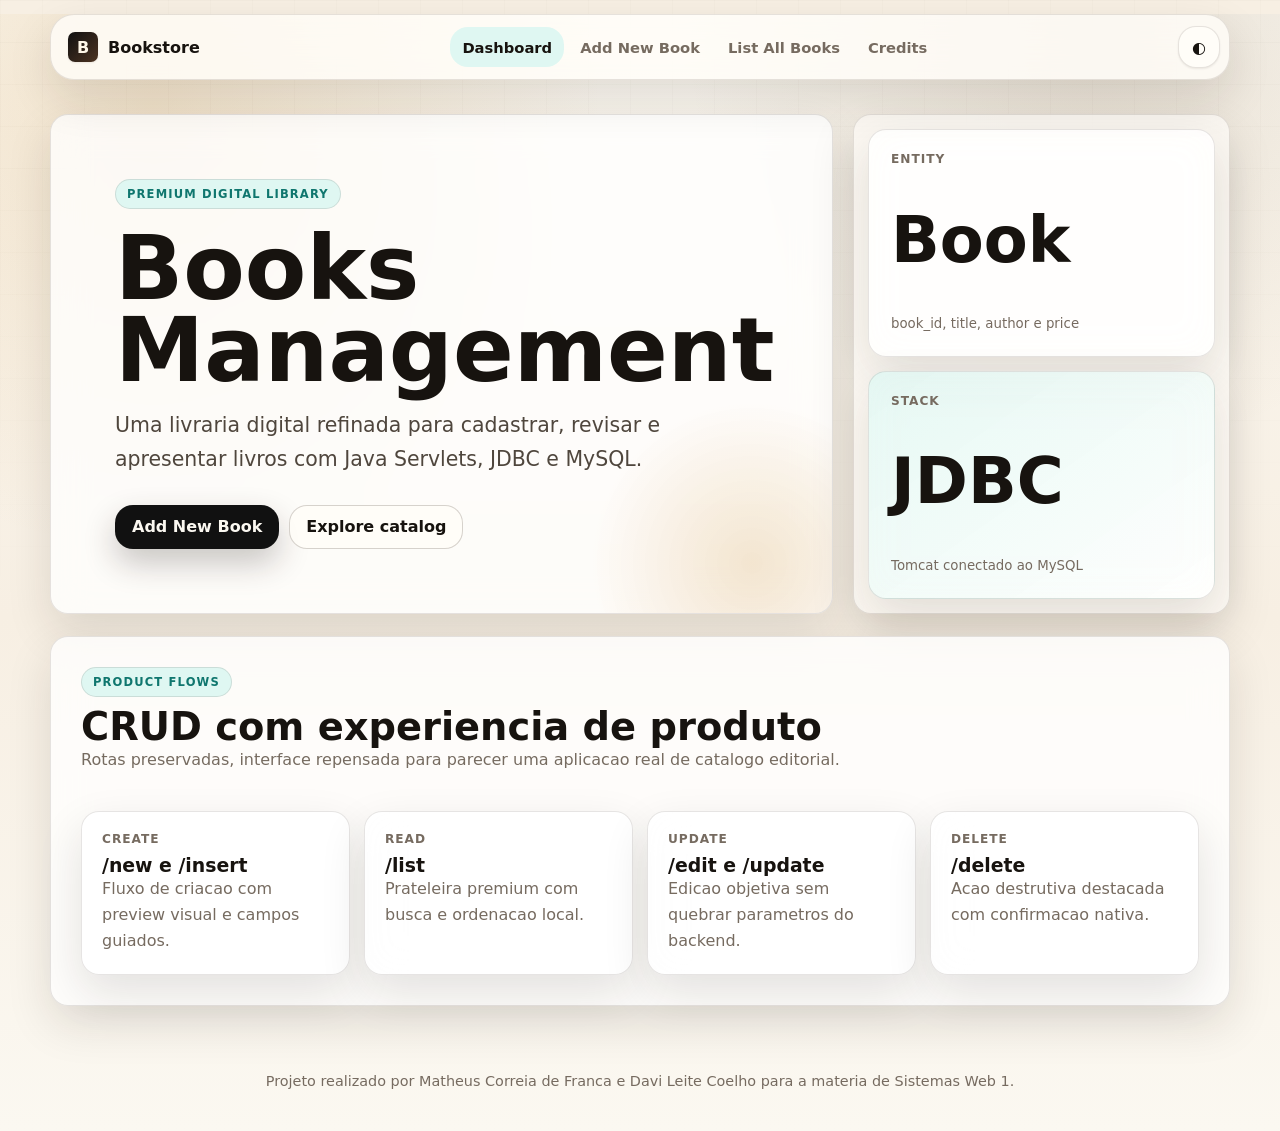
<file: src/main/webapp/index.html>
<!DOCTYPE html>
<html lang="pt-BR">
<head>
    <meta charset="UTF-8">
    <meta name="viewport" content="width=device-width, initial-scale=1.0">
    <meta name="theme-color" content="#f7efe3">
    <title>Bookstore Dashboard</title>
    <link rel="stylesheet" href="style.css?v=tp03-premium-v2">
    <script src="app.js?v=tp03-premium-v2" defer></script>
</head>
<body>
    <header class="topbar">
        <nav class="nav nav-shell" aria-label="Navegacao principal">
            <a href="index.html" class="brand brand-link" aria-current="page">
                <span class="brand-mark" aria-hidden="true">B</span>
                <span>Bookstore</span>
            </a>
            <div class="nav-links">
                <a href="index.html" class="nav-link active" aria-current="page">Dashboard</a>
                <a href="new" class="nav-link">Add New Book</a>
                <a href="list" class="nav-link">List All Books</a>
                <a href="creditos.html" class="nav-link">Credits</a>
            </div>
            <button class="theme-toggle" type="button" aria-label="Alternar tema" data-theme-toggle>
                <span aria-hidden="true">◐</span>
            </button>
        </nav>
    </header>

    <main class="app-shell page-shell">
        <section class="hero" aria-labelledby="home-title">
            <div class="hero-content">
                <span class="eyebrow">Premium digital library</span>
                <h1 id="home-title">Books Management</h1>
                <p class="hero-copy">
                    Uma livraria digital refinada para cadastrar, revisar e apresentar livros com Java Servlets, JDBC e MySQL.
                </p>
                <div class="actions">
                    <a href="new" class="btn btn-primary">Add New Book</a>
                    <a href="list" class="btn btn-secondary">Explore catalog</a>
                </div>
            </div>

            <aside class="hero-metrics" aria-label="Resumo do sistema">
                <div class="metric-card">
                    <span>Entity</span>
                    <strong>Book</strong>
                    <small>book_id, title, author e price</small>
                </div>
                <div class="metric-card accent">
                    <span>Stack</span>
                    <strong>JDBC</strong>
                    <small>Tomcat conectado ao MySQL</small>
                </div>
            </aside>
        </section>

        <section class="catalog-panel" aria-labelledby="routes-title">
            <div class="section-header">
                <div>
                    <span class="eyebrow">Product flows</span>
                    <h2 id="routes-title">CRUD com experiencia de produto</h2>
                    <p>Rotas preservadas, interface repensada para parecer uma aplicacao real de catalogo editorial.</p>
                </div>
            </div>

            <div class="detail-grid">
                <article class="detail-card">
                    <div class="detail-label">Create</div>
                    <div class="detail-value">/new e /insert</div>
                    <div class="detail-text">Fluxo de criacao com preview visual e campos guiados.</div>
                </article>
                <article class="detail-card">
                    <div class="detail-label">Read</div>
                    <div class="detail-value">/list</div>
                    <div class="detail-text">Prateleira premium com busca e ordenacao local.</div>
                </article>
                <article class="detail-card">
                    <div class="detail-label">Update</div>
                    <div class="detail-value">/edit e /update</div>
                    <div class="detail-text">Edicao objetiva sem quebrar parametros do backend.</div>
                </article>
                <article class="detail-card">
                    <div class="detail-label">Delete</div>
                    <div class="detail-value">/delete</div>
                    <div class="detail-text">Acao destrutiva destacada com confirmacao nativa.</div>
                </article>
            </div>
        </section>
    </main>

    <footer class="footer">
        Projeto realizado por Matheus Correia de Franca e Davi Leite Coelho para a materia de Sistemas Web 1.
    </footer>
</body>
</html>
</file>
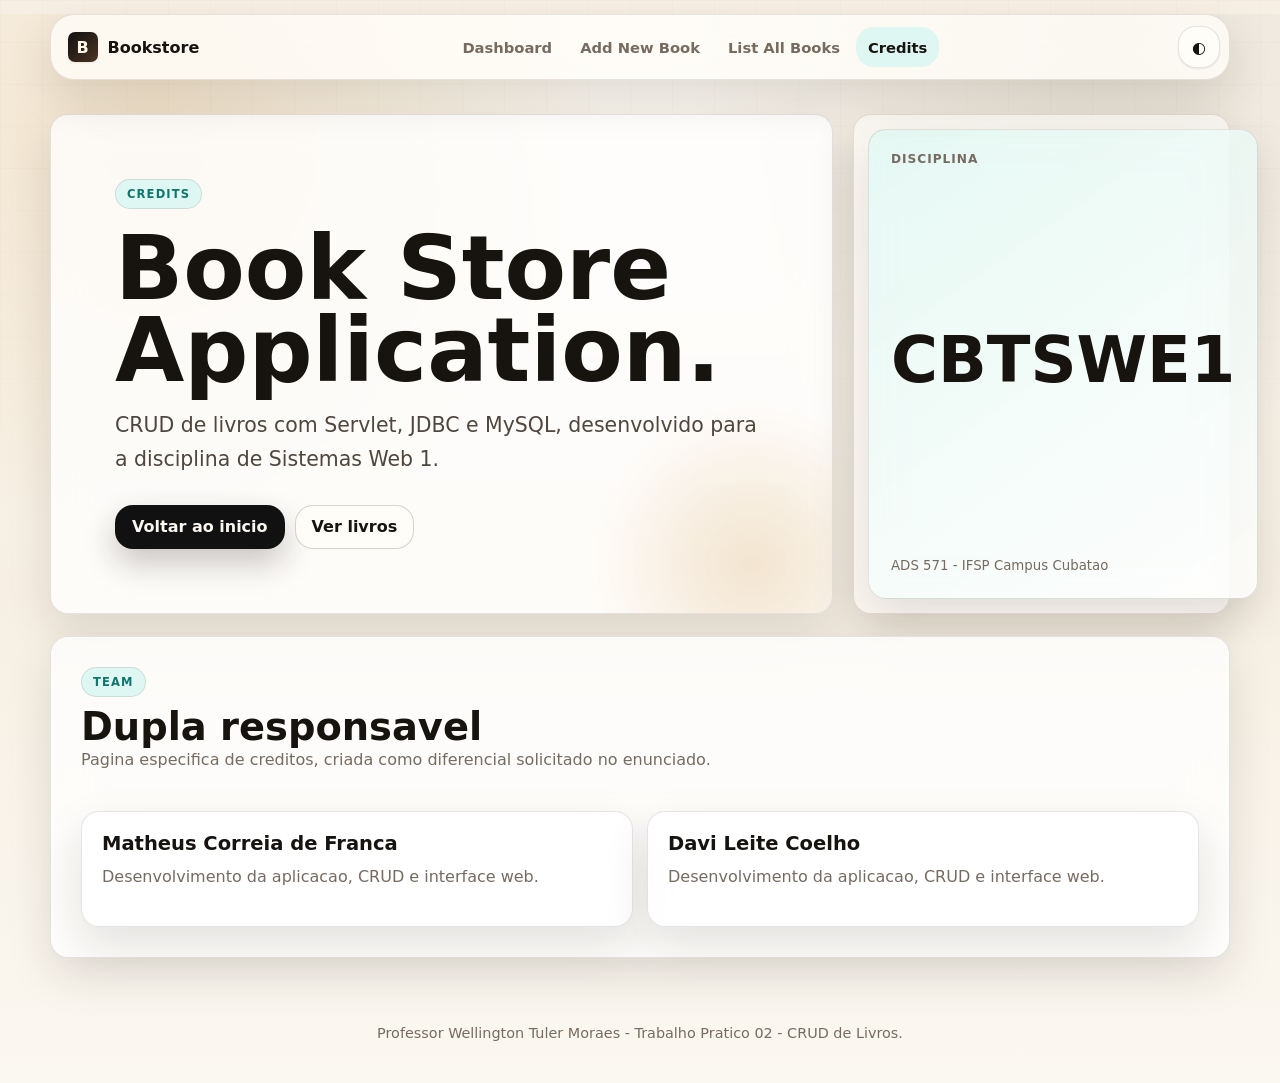
<file: src/main/webapp/creditos.html>
<!DOCTYPE html>
<html lang="pt-BR">
<head>
    <meta charset="UTF-8">
    <meta name="viewport" content="width=device-width, initial-scale=1.0">
    <meta name="theme-color" content="#f7efe3">
    <title>Creditos - Bookstore</title>
    <link rel="stylesheet" href="style.css?v=tp03-premium-v2">
    <script src="app.js?v=tp03-premium-v2" defer></script>
</head>
<body>
    <header class="topbar">
        <nav class="nav nav-shell" aria-label="Navegacao principal">
            <a href="index.html" class="brand brand-link">
                <span class="brand-mark" aria-hidden="true">B</span>
                <span>Bookstore</span>
            </a>
            <div class="nav-links">
                <a href="index.html" class="nav-link">Dashboard</a>
                <a href="new" class="nav-link">Add New Book</a>
                <a href="list" class="nav-link">List All Books</a>
                <a href="creditos.html" class="nav-link active" aria-current="page">Credits</a>
            </div>
            <button class="theme-toggle" type="button" aria-label="Alternar tema" data-theme-toggle>
                <span aria-hidden="true">◐</span>
            </button>
        </nav>
    </header>

    <main class="app-shell page-shell">
        <section class="hero" aria-labelledby="credits-title">
            <div class="hero-content">
                <span class="eyebrow">Credits</span>
                <h1 id="credits-title">Book Store Application.</h1>
                <p class="hero-copy">CRUD de livros com Servlet, JDBC e MySQL, desenvolvido para a disciplina de Sistemas Web 1.</p>
                <div class="actions">
                    <a href="index.html" class="btn btn-primary">Voltar ao inicio</a>
                    <a href="list" class="btn btn-secondary">Ver livros</a>
                </div>
            </div>

            <aside class="hero-metrics" aria-label="Informacoes academicas">
                <div class="metric-card accent">
                    <span>Disciplina</span>
                    <strong>CBTSWE1</strong>
                    <small>ADS 571 - IFSP Campus Cubatao</small>
                </div>
            </aside>
        </section>

        <section class="catalog-panel" aria-labelledby="team-title">
            <div class="section-header">
                <div>
                    <span class="eyebrow">Team</span>
                    <h2 id="team-title">Dupla responsavel</h2>
                    <p>Pagina especifica de creditos, criada como diferencial solicitado no enunciado.</p>
                </div>
            </div>

            <div class="credits-list">
                <article class="credit-card">
                    <h3>Matheus Correia de Franca</h3>
                    <p>Desenvolvimento da aplicacao, CRUD e interface web.</p>
                </article>
                <article class="credit-card">
                    <h3>Davi Leite Coelho</h3>
                    <p>Desenvolvimento da aplicacao, CRUD e interface web.</p>
                </article>
            </div>
        </section>
    </main>

    <footer class="footer">
        Professor Wellington Tuler Moraes - Trabalho Pratico 02 - CRUD de Livros.
    </footer>
</body>
</html>
</file>
<file: src/main/webapp/style.css>
/* premium-ui-v2 */
:root {
    color-scheme: light;
    --color-bg: #eef4f1;
    --color-surface: #ffffff;
    --color-primary: #0f766e;
    --color-primary-dark: #134e4a;
    --color-text: #0f172a;
    --color-muted: #64748b;
    --color-border: rgba(15, 23, 42, 0.12);
    --radius-sm: 10px;
    --radius-md: 18px;
    --radius-lg: 30px;
    --bg: #f7efe3;
    --bg-2: #fbf8f1;
    --surface: rgba(255, 255, 255, 0.78);
    --surface-solid: #fffdf8;
    --surface-muted: #f3eadc;
    --text: #17130f;
    --text-soft: #4f463d;
    --muted: #766b60;
    --line: rgba(52, 39, 26, 0.12);
    --line-strong: rgba(52, 39, 26, 0.2);
    --brand: var(--color-primary);
    --brand-2: #0ea5a3;
    --brand-soft: #dff7f2;
    --ink: #111111;
    --success: #087f5b;
    --success-soft: #e8f7ef;
    --danger: #b42318;
    --danger-soft: #fff1ed;
    --focus: rgba(155, 92, 37, 0.28);
    --shadow-sm: 0 1px 2px rgba(33, 26, 18, 0.08);
    --shadow-md: 0 18px 46px rgba(33, 26, 18, 0.12);
    --shadow-lg: 0 34px 90px rgba(33, 26, 18, 0.18);
    --radius: var(--radius-md);
    --space: 16px;
}

html[data-theme="dark"] {
    color-scheme: dark;
    --color-bg: #0f172a;
    --color-surface: #111827;
    --color-primary: #5eead4;
    --color-primary-dark: #2dd4bf;
    --color-text: #f8fafc;
    --color-muted: #94a3b8;
    --color-border: rgba(248, 250, 252, 0.14);
    --bg: #11100f;
    --bg-2: #181512;
    --surface: rgba(32, 28, 23, 0.8);
    --surface-solid: #201c17;
    --surface-muted: #28231d;
    --text: #fff8ef;
    --text-soft: #ded1c1;
    --muted: #aa9d8d;
    --line: rgba(255, 244, 230, 0.12);
    --line-strong: rgba(255, 244, 230, 0.22);
    --brand: #f0b45f;
    --brand-2: #d48b39;
    --brand-soft: rgba(240, 180, 95, 0.16);
    --ink: #fff8ef;
    --success: #69db9c;
    --success-soft: rgba(105, 219, 156, 0.14);
    --danger: #ff8a7a;
    --danger-soft: rgba(255, 138, 122, 0.14);
    --focus: rgba(240, 180, 95, 0.35);
    --shadow-sm: 0 1px 2px rgba(0, 0, 0, 0.28);
    --shadow-md: 0 18px 46px rgba(0, 0, 0, 0.34);
    --shadow-lg: 0 34px 90px rgba(0, 0, 0, 0.48);
}

* { box-sizing: border-box; }

html {
    min-height: 100%;
    scroll-behavior: smooth;
    background: var(--bg);
}

body {
    margin: 0;
    min-height: 100vh;
    color: var(--text);
    font-family: Inter, ui-sans-serif, system-ui, -apple-system, BlinkMacSystemFont, "Segoe UI", Arial, sans-serif;
    background:
        radial-gradient(circle at 12% 8%, rgba(209, 154, 74, 0.22), transparent 28rem),
        radial-gradient(circle at 86% 2%, rgba(117, 84, 45, 0.14), transparent 26rem),
        linear-gradient(180deg, var(--bg-2) 0%, var(--bg) 54%, var(--bg-2) 100%);
}

body::before {
    content: "";
    position: fixed;
    inset: 0;
    pointer-events: none;
    background-image:
        linear-gradient(rgba(52, 39, 26, 0.035) 1px, transparent 1px),
        linear-gradient(90deg, rgba(52, 39, 26, 0.03) 1px, transparent 1px);
    background-size: 42px 42px;
    mask-image: linear-gradient(180deg, rgba(0, 0, 0, 0.55), transparent 72%);
}

a { color: inherit; text-decoration: none; }

button,
input,
select,
textarea {
    font: inherit;
}

button { cursor: pointer; }

:focus-visible {
    outline: 3px solid var(--focus);
    outline-offset: 3px;
}

.sr-only {
    position: absolute;
    width: 1px;
    height: 1px;
    padding: 0;
    margin: -1px;
    overflow: hidden;
    clip: rect(0, 0, 0, 0);
    white-space: nowrap;
    border: 0;
}

.topbar {
    position: sticky;
    top: 14px;
    z-index: 20;
    width: min(1180px, calc(100% - 28px));
    margin: 14px auto 0;
}

.nav,
.nav-shell,
.legacy-nav {
    display: flex;
    gap: 10px;
    align-items: center;
    padding: 9px;
    border: 1px solid var(--line);
    border-radius: calc(var(--radius) + 6px);
    background: color-mix(in srgb, var(--surface-solid) 82%, transparent);
    box-shadow: var(--shadow-md);
    backdrop-filter: blur(18px);
}

.brand,
.brand-link {
    display: inline-flex;
    gap: 10px;
    align-items: center;
    min-height: 42px;
    padding: 8px 12px 8px 8px;
    border-radius: var(--radius);
    color: var(--text);
    font-weight: 800;
    letter-spacing: 0;
}

.brand-mark {
    width: 30px;
    height: 30px;
    display: grid;
    place-items: center;
    border-radius: 7px;
    background: linear-gradient(135deg, var(--ink), #4c3322);
    color: #fff7e8;
    box-shadow: var(--shadow-sm);
}

.nav-links {
    display: flex;
    flex: 1;
    justify-content: center;
    gap: 4px;
}

.nav-link,
.nav-links a,
.legacy-nav a {
    min-height: 40px;
    display: inline-flex;
    align-items: center;
    border-radius: var(--radius);
    padding: 9px 12px;
    color: var(--muted);
    font-family: ui-sans-serif, system-ui, -apple-system, BlinkMacSystemFont, "Segoe UI", Arial, sans-serif;
    font-size: 0.92rem;
    font-weight: 700;
    transition: background 180ms ease, color 180ms ease, transform 180ms ease;
}

.nav-link:hover,
.nav-links a:hover,
.legacy-nav a:hover,
.nav-link.active,
.nav-links a.active {
    background: var(--brand-soft);
    color: var(--text);
}

.theme-toggle {
    width: 42px;
    height: 42px;
    border: 1px solid var(--line);
    border-radius: var(--radius);
    background: var(--surface-solid);
    color: var(--text);
    box-shadow: var(--shadow-sm);
}

.app-shell,
.page-shell {
    width: min(1180px, calc(100% - 28px));
    margin: 0 auto;
    padding: 34px 0 64px;
}

.hero {
    display: grid;
    grid-template-columns: minmax(0, 1.35fr) minmax(286px, 0.65fr);
    gap: 20px;
    margin-bottom: 22px;
}

.hero-card,
.hero-content,
.hero-metrics,
.editor-note,
.section,
.card,
.catalog-panel,
.form-card,
.preview-card,
.message-card,
.panel,
.metric-card,
.detail-card,
.credit-card {
    border: 1px solid var(--line);
    border-radius: var(--radius);
    background: var(--surface);
    box-shadow: var(--shadow-md);
    backdrop-filter: blur(18px);
}

.hero-content {
    min-height: 390px;
    display: flex;
    flex-direction: column;
    justify-content: center;
    padding: clamp(28px, 5vw, 64px);
    overflow: hidden;
    position: relative;
}

.hero-content::after {
    content: "";
    position: absolute;
    right: -90px;
    bottom: -120px;
    width: 340px;
    height: 340px;
    border-radius: 50%;
    background: radial-gradient(circle, rgba(209, 154, 74, 0.24), transparent 67%);
}

.hero-content > * {
    position: relative;
    z-index: 1;
}

.hero-metrics {
    display: grid;
    gap: 14px;
    padding: 14px;
    background: color-mix(in srgb, var(--surface-solid) 72%, transparent);
}

.metric-card {
    min-height: 162px;
    display: flex;
    flex-direction: column;
    justify-content: space-between;
    padding: 22px;
}

.metric-card.accent {
    background:
        linear-gradient(145deg, color-mix(in srgb, var(--brand-soft) 80%, transparent), var(--surface));
}

.metric-card span,
.editor-note span {
    color: var(--muted);
    font-family: ui-sans-serif, system-ui, sans-serif;
    font-size: 0.76rem;
    font-weight: 800;
    letter-spacing: 0.08em;
    text-transform: uppercase;
}

.metric-card strong {
    color: var(--text);
    font-size: clamp(2.4rem, 5vw, 4rem);
    line-height: 0.95;
}

.metric-card small,
.editor-note p {
    color: var(--muted);
    font-family: ui-sans-serif, system-ui, sans-serif;
    line-height: 1.5;
}

.eyebrow {
    width: fit-content;
    display: inline-flex;
    align-items: center;
    border: 1px solid var(--line);
    border-radius: 999px;
    padding: 7px 11px;
    background: var(--brand-soft);
    color: var(--brand);
    font-family: ui-sans-serif, system-ui, sans-serif;
    font-size: 0.72rem;
    font-weight: 850;
    letter-spacing: 0.1em;
    text-transform: uppercase;
}

h1,
h2,
h3,
p {
    margin-top: 0;
}

h1 {
    max-width: 820px;
    margin: 18px 0 16px;
    color: var(--text);
    font-size: clamp(3rem, 7vw, 6.7rem);
    font-weight: 820;
    line-height: 0.92;
    letter-spacing: 0;
}

h2 {
    margin: 10px 0 0;
    font-size: clamp(1.7rem, 3vw, 2.65rem);
    line-height: 1.05;
}

h3 {
    margin-bottom: 8px;
    font-size: 1.22rem;
    line-height: 1.22;
}

.hero-copy {
    max-width: 690px;
    margin-bottom: 28px;
    color: var(--text-soft);
    font-size: clamp(1.06rem, 2vw, 1.28rem);
    line-height: 1.68;
}

.actions,
.form-actions,
.card-actions {
    display: flex;
    flex-wrap: wrap;
    gap: 10px;
    align-items: center;
}

.btn {
    min-height: 44px;
    display: inline-flex;
    align-items: center;
    justify-content: center;
    border: 1px solid transparent;
    border-radius: var(--radius);
    padding: 11px 16px;
    font-family: ui-sans-serif, system-ui, sans-serif;
    font-weight: 800;
    transition: transform 180ms ease, box-shadow 180ms ease, background 180ms ease, border-color 180ms ease;
}

.btn:hover {
    transform: translateY(-1px);
}

.btn-primary {
    background: var(--ink);
    color: var(--bg-2);
    box-shadow: 0 14px 32px rgba(23, 19, 15, 0.24);
}

.btn-secondary {
    border-color: var(--line-strong);
    background: color-mix(in srgb, var(--surface-solid) 88%, transparent);
    color: var(--text);
}

.btn-danger {
    border-color: color-mix(in srgb, var(--danger) 34%, transparent);
    background: var(--danger-soft);
    color: var(--danger);
}

.btn-small {
    min-height: 36px;
    padding: 8px 11px;
    font-size: 0.88rem;
}

.alert,
.toast {
    width: fit-content;
    display: inline-flex;
    gap: 8px;
    align-items: center;
    margin-top: 16px;
    border: 1px solid color-mix(in srgb, var(--success) 28%, transparent);
    border-radius: var(--radius);
    padding: 10px 12px;
    background: var(--success-soft);
    color: var(--success);
    font-family: ui-sans-serif, system-ui, sans-serif;
    font-weight: 800;
}

.status-dot {
    width: 8px;
    height: 8px;
    border-radius: 999px;
    background: currentColor;
}

.catalog-panel,
.form-card,
.preview-card,
.panel {
    padding: clamp(18px, 3vw, 30px);
}

.section-header {
    display: flex;
    justify-content: space-between;
    gap: 20px;
    align-items: flex-start;
    margin-bottom: 22px;
}

.section-header p,
.detail-text,
.credit-card p,
.field-help,
.empty-state p,
.book-author,
.footer,
.message-card p {
    color: var(--muted);
    line-height: 1.62;
}

.catalog-tools {
    min-width: min(460px, 100%);
    display: grid;
    grid-template-columns: 1fr 154px;
    gap: 10px;
}

.input,
input,
select {
    width: 100%;
    min-height: 46px;
    border: 1px solid var(--line-strong);
    border-radius: var(--radius);
    background: color-mix(in srgb, var(--surface-solid) 88%, transparent);
    color: var(--text);
    padding: 11px 13px;
    font-family: ui-sans-serif, system-ui, sans-serif;
    box-shadow: var(--shadow-sm);
    transition: border-color 180ms ease, box-shadow 180ms ease, background 180ms ease;
}

.input::placeholder,
input::placeholder {
    color: color-mix(in srgb, var(--muted) 70%, transparent);
}

.input:focus,
input:focus,
select:focus {
    outline: 0;
    border-color: var(--brand);
    box-shadow: 0 0 0 4px var(--focus);
}

.input.is-invalid,
input.is-invalid {
    border-color: var(--danger);
    box-shadow: 0 0 0 4px color-mix(in srgb, var(--danger) 18%, transparent);
}

.book-grid,
.catalog-grid {
    display: grid;
    grid-template-columns: repeat(3, minmax(0, 1fr));
    gap: 16px;
}

.book-card {
    display: grid;
    grid-template-columns: 96px minmax(0, 1fr);
    gap: 16px;
    min-height: 210px;
    border: 1px solid var(--line);
    border-radius: var(--radius);
    padding: 14px;
    background: color-mix(in srgb, var(--surface-solid) 82%, transparent);
    box-shadow: var(--shadow-sm);
    transition: transform 180ms ease, box-shadow 180ms ease, border-color 180ms ease;
}

.book-card:hover {
    transform: translateY(-3px);
    border-color: var(--line-strong);
    box-shadow: var(--shadow-md);
}

.book-cover {
    min-height: 172px;
    display: grid;
    place-items: center;
    border-radius: var(--radius);
    color: #fff8ef;
    font-size: 1.5rem;
    font-weight: 850;
    box-shadow: inset 0 1px 0 rgba(255, 255, 255, 0.28), var(--shadow-md);
    position: relative;
    overflow: hidden;
}

.book-cover::after {
    content: "";
    position: absolute;
    inset: 12px auto 12px 12px;
    width: 4px;
    border-radius: 999px;
    background: rgba(255, 255, 255, 0.38);
}

.tone-1 { background: linear-gradient(150deg, #1e293b, #8b5cf6); }
.tone-2 { background: linear-gradient(150deg, #7c2d12, #f59e0b); }
.tone-3 { background: linear-gradient(150deg, #064e3b, #14b8a6); }
.tone-4 { background: linear-gradient(150deg, #312e81, #38bdf8); }
.tone-5 { background: linear-gradient(150deg, #3f1d1c, #d97706); }

.book-content {
    min-width: 0;
    display: flex;
    flex-direction: column;
}

.book-meta {
    display: flex;
    flex-wrap: wrap;
    gap: 8px;
    align-items: center;
    margin-bottom: 12px;
    color: var(--muted);
    font-family: ui-sans-serif, system-ui, sans-serif;
    font-size: 0.8rem;
    font-weight: 750;
}

.badge,
.pill {
    display: inline-flex;
    align-items: center;
    border: 1px solid var(--line);
    border-radius: 999px;
    padding: 4px 8px;
    background: var(--brand-soft);
    color: var(--brand);
}

.book-card h3 {
    display: -webkit-box;
    overflow: hidden;
    -webkit-line-clamp: 2;
    -webkit-box-orient: vertical;
}

.book-footer {
    margin-top: auto;
    display: grid;
    gap: 14px;
}

.price {
    color: var(--text);
    font-size: 1.4rem;
    line-height: 1;
}

.editor-layout {
    display: grid;
    grid-template-columns: minmax(280px, 0.42fr) minmax(0, 0.58fr);
    gap: 20px;
    align-items: start;
}

.editor-note {
    padding: 24px;
    align-self: stretch;
}

.editor-note strong {
    display: block;
    margin: 12px 0;
    font-size: 2.4rem;
}

.flow-steps {
    display: flex;
    flex-wrap: wrap;
    gap: 8px;
    font-family: ui-sans-serif, system-ui, sans-serif;
}

.flow-steps span {
    border: 1px solid var(--line);
    border-radius: 999px;
    padding: 8px 11px;
    color: var(--muted);
    background: color-mix(in srgb, var(--surface-solid) 72%, transparent);
    font-weight: 800;
}

.flow-steps .active {
    background: var(--ink);
    color: var(--bg-2);
}

.preview-card {
    position: sticky;
    top: 104px;
    display: grid;
    gap: 16px;
}

.hero-cover {
    min-height: 280px;
    font-size: 2.3rem;
}

.preview-card h2 {
    margin-top: 0;
}

.preview-card strong {
    color: var(--brand);
    font-size: 1.7rem;
}

.form-grid {
    display: grid;
    grid-template-columns: repeat(2, minmax(0, 1fr));
    gap: 18px;
}

.field {
    display: grid;
    gap: 8px;
}

.field.full { grid-column: 1 / -1; }

label {
    color: var(--text);
    font-family: ui-sans-serif, system-ui, sans-serif;
    font-weight: 850;
}

.field-help,
.field-error {
    font-family: ui-sans-serif, system-ui, sans-serif;
    font-size: 0.86rem;
}

.field-error {
    display: none;
    color: var(--danger);
    font-weight: 750;
}

.field.has-error .field-error {
    display: block;
}

.currency-input {
    display: grid;
    grid-template-columns: auto minmax(0, 1fr);
    align-items: center;
    border: 1px solid var(--line-strong);
    border-radius: var(--radius);
    background: color-mix(in srgb, var(--surface-solid) 88%, transparent);
    box-shadow: var(--shadow-sm);
    overflow: hidden;
}

.currency-input:focus-within {
    border-color: var(--brand);
    box-shadow: 0 0 0 4px var(--focus);
}

.currency-input span {
    padding: 0 12px;
    color: var(--muted);
    font-family: ui-sans-serif, system-ui, sans-serif;
    font-weight: 850;
}

.currency-input input {
    border: 0;
    border-left: 1px solid var(--line);
    border-radius: 0;
    box-shadow: none;
    background: transparent;
}

.currency-input input:focus {
    box-shadow: none;
}

.empty-state {
    display: grid;
    justify-items: center;
    gap: 12px;
    padding: 58px 22px;
    text-align: center;
}

.empty-state[hidden] { display: none; }

.empty-cover {
    width: 76px;
    height: 106px;
    display: grid;
    place-items: center;
    border-radius: var(--radius);
    background: linear-gradient(150deg, #1e293b, #d19a4a);
    color: #fff7e8;
    font-size: 2rem;
    font-weight: 850;
    box-shadow: var(--shadow-md);
}

.detail-grid,
.credits-list {
    display: grid;
    grid-template-columns: repeat(4, minmax(0, 1fr));
    gap: 14px;
}

.credits-list {
    grid-template-columns: repeat(2, minmax(0, 1fr));
}

.detail-card,
.credit-card {
    padding: 20px;
}

.detail-label {
    color: var(--muted);
    font-family: ui-sans-serif, system-ui, sans-serif;
    font-size: 0.76rem;
    font-weight: 850;
    letter-spacing: 0.08em;
    text-transform: uppercase;
}

.detail-value {
    margin-top: 8px;
    color: var(--text);
    font-size: 1.18rem;
    font-weight: 850;
}

.message-layout {
    min-height: calc(100vh - 140px);
    display: grid;
    place-items: center;
}

.message-card {
    width: min(720px, 100%);
    padding: clamp(28px, 5vw, 54px);
    text-align: center;
}

.footer {
    width: min(1180px, calc(100% - 28px));
    margin: 0 auto;
    padding: 0 0 38px;
    color: var(--muted);
    text-align: center;
    font-family: ui-sans-serif, system-ui, sans-serif;
    font-size: 0.9rem;
}

@media (prefers-reduced-motion: reduce) {
    *,
    *::before,
    *::after {
        scroll-behavior: auto !important;
        transition: none !important;
    }
}

@media (max-width: 1040px) {
    .catalog-grid {
        grid-template-columns: repeat(2, minmax(0, 1fr));
    }

    .detail-grid {
        grid-template-columns: repeat(2, minmax(0, 1fr));
    }
}

@media (max-width: 820px) {
    .topbar {
        position: static;
    }

    .nav-shell {
        align-items: stretch;
        flex-wrap: wrap;
    }

    .brand-link {
        flex: 1;
    }

    .nav-links {
        order: 3;
        width: 100%;
        justify-content: flex-start;
        overflow-x: auto;
        padding-bottom: 2px;
    }

    .hero,
    .editor-layout {
        grid-template-columns: 1fr;
    }

    .hero-content {
        min-height: auto;
    }

    .preview-card {
        position: static;
    }

    .section-header {
        display: grid;
    }

    .catalog-tools {
        min-width: 0;
        grid-template-columns: 1fr;
    }
}

@media (max-width: 640px) {
    .page-shell,
    .topbar,
    .footer {
        width: min(100% - 22px, 1180px);
    }

    .catalog-grid,
    .form-grid,
    .detail-grid,
    .credits-list {
        grid-template-columns: 1fr;
    }

    .book-card {
        grid-template-columns: 82px minmax(0, 1fr);
        gap: 12px;
    }

    .book-cover {
        min-height: 138px;
    }

    .card-actions,
    .form-actions,
    .actions {
        align-items: stretch;
        flex-direction: column;
    }

    .btn {
        width: 100%;
    }
}
</file>
